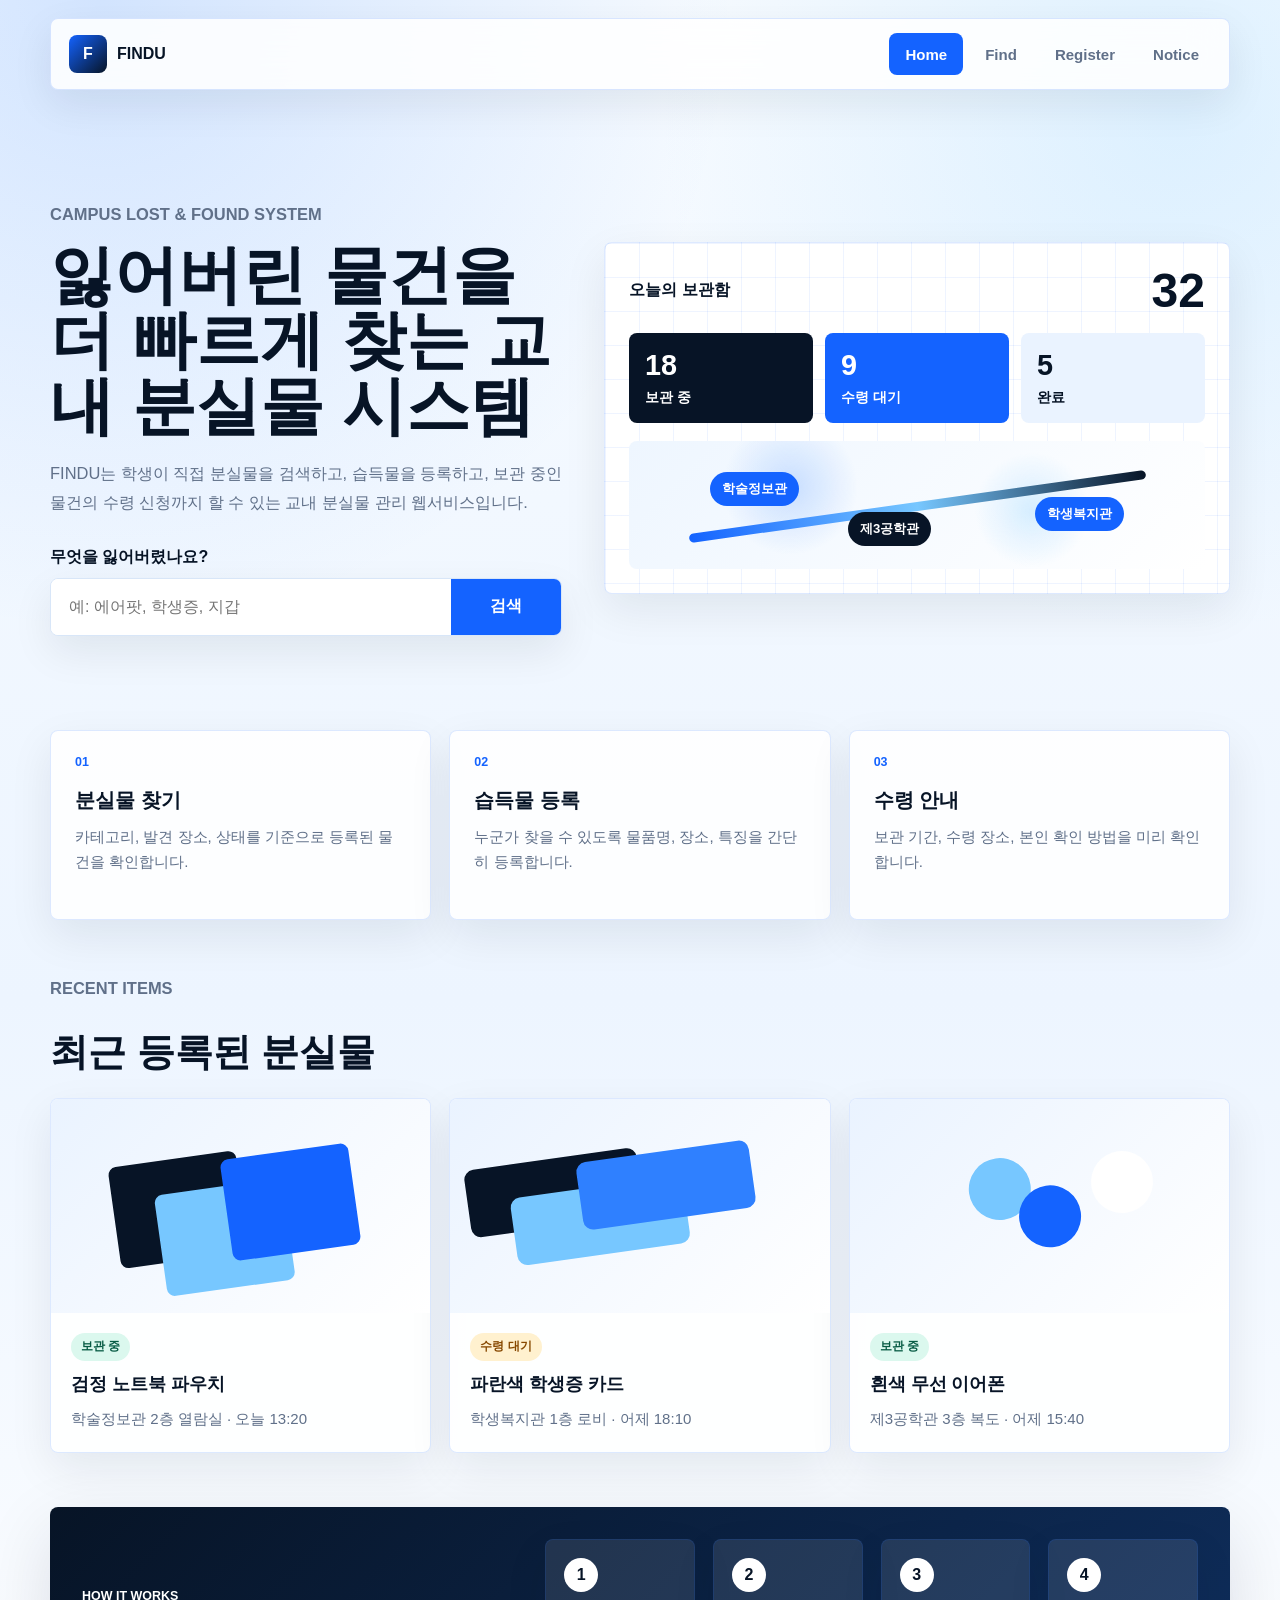
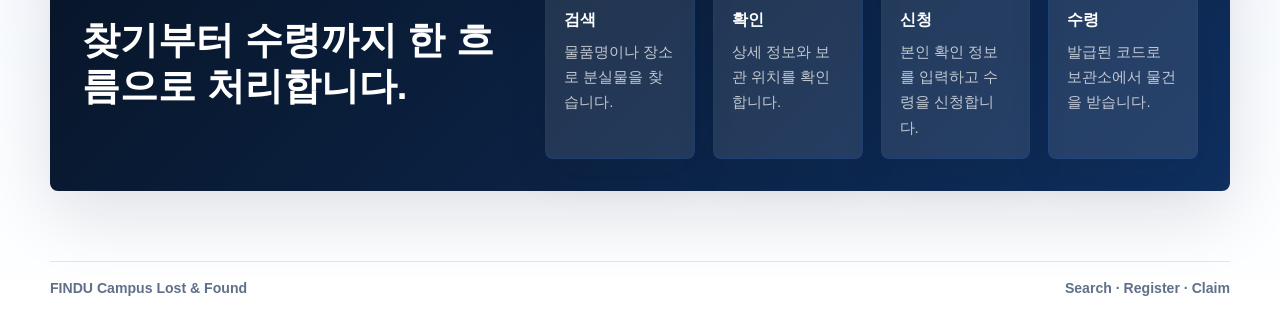
<file: index.html>
<!DOCTYPE html>
<html lang="ko">
  <head>
    <meta charset="UTF-8" />
    <meta name="viewport" content="width=device-width, initial-scale=1.0" />
    <title>FINDU | Home</title>
    <link rel="stylesheet" href="styles.css" />
  </head>
  <body>
    <header class="site-header">
      <a class="brand" href="index.html" aria-label="FINDU Home">
        <span class="brand-mark">F</span>
        <span>FINDU</span>
      </a>
      <nav class="site-nav" aria-label="주요 메뉴">
        <a class="active" href="index.html">Home</a>
        <a href="find.html">Find</a>
        <a href="register.html">Register</a>
        <a href="notice.html">Notice</a>
      </nav>
    </header>

    <main>
      <section class="hero service-hero">
        <div class="hero-copy">
          <p class="eyebrow">Campus Lost & Found System</p>
          <h1>잃어버린 물건을 더 빠르게 찾는 교내 분실물 시스템</h1>
          <p>
            FINDU는 학생이 직접 분실물을 검색하고, 습득물을 등록하고, 보관 중인
            물건의 수령 신청까지 할 수 있는 교내 분실물 관리 웹서비스입니다.
          </p>
          <form class="hero-search" data-home-search>
            <label for="homeSearch">무엇을 잃어버렸나요?</label>
            <div>
              <input id="homeSearch" name="q" type="search" placeholder="예: 에어팟, 학생증, 지갑" />
              <button type="submit">검색</button>
            </div>
          </form>
        </div>

        <div class="hero-dashboard" aria-label="교내 분실물 현황">
          <div class="dashboard-top">
            <span>오늘의 보관함</span>
            <strong>32</strong>
          </div>
          <div class="status-grid">
            <article>
              <b>18</b>
              <span>보관 중</span>
            </article>
            <article>
              <b>9</b>
              <span>수령 대기</span>
            </article>
            <article>
              <b>5</b>
              <span>완료</span>
            </article>
          </div>
          <div class="campus-map">
            <span class="map-pin library">학술정보관</span>
            <span class="map-pin hall">학생복지관</span>
            <span class="map-pin building">제3공학관</span>
          </div>
        </div>
      </section>

      <section class="quick-actions">
        <a href="find.html">
          <span>01</span>
          <strong>분실물 찾기</strong>
          <p>카테고리, 발견 장소, 상태를 기준으로 등록된 물건을 확인합니다.</p>
        </a>
        <a href="register.html">
          <span>02</span>
          <strong>습득물 등록</strong>
          <p>누군가 찾을 수 있도록 물품명, 장소, 특징을 간단히 등록합니다.</p>
        </a>
        <a href="notice.html">
          <span>03</span>
          <strong>수령 안내</strong>
          <p>보관 기간, 수령 장소, 본인 확인 방법을 미리 확인합니다.</p>
        </a>
      </section>

      <section class="content-section">
        <div class="section-title">
          <p class="eyebrow">Recent Items</p>
          <h2>최근 등록된 분실물</h2>
        </div>
        <div class="item-grid">
          <article class="item-card">
            <div class="item-thumb laptop"></div>
            <div class="item-meta">
              <span class="status available">보관 중</span>
              <h3>검정 노트북 파우치</h3>
              <p>학술정보관 2층 열람실 · 오늘 13:20</p>
            </div>
          </article>
          <article class="item-card">
            <div class="item-thumb card"></div>
            <div class="item-meta">
              <span class="status waiting">수령 대기</span>
              <h3>파란색 학생증 카드</h3>
              <p>학생복지관 1층 로비 · 어제 18:10</p>
            </div>
          </article>
          <article class="item-card">
            <div class="item-thumb earbuds"></div>
            <div class="item-meta">
              <span class="status available">보관 중</span>
              <h3>흰색 무선 이어폰</h3>
              <p>제3공학관 3층 복도 · 어제 15:40</p>
            </div>
          </article>
        </div>
      </section>

      <section class="process-band">
        <div>
          <p class="eyebrow">How It Works</p>
          <h2>찾기부터 수령까지 한 흐름으로 처리합니다.</h2>
        </div>
        <ol class="process-list">
          <li>
            <span>1</span>
            <strong>검색</strong>
            <p>물품명이나 장소로 분실물을 찾습니다.</p>
          </li>
          <li>
            <span>2</span>
            <strong>확인</strong>
            <p>상세 정보와 보관 위치를 확인합니다.</p>
          </li>
          <li>
            <span>3</span>
            <strong>신청</strong>
            <p>본인 확인 정보를 입력하고 수령을 신청합니다.</p>
          </li>
          <li>
            <span>4</span>
            <strong>수령</strong>
            <p>발급된 코드로 보관소에서 물건을 받습니다.</p>
          </li>
        </ol>
      </section>
    </main>

    <footer class="site-footer">
      <span>FINDU Campus Lost & Found</span>
      <span>Search · Register · Claim</span>
    </footer>

    <script src="script.js"></script>
  </body>
</html>
</file>
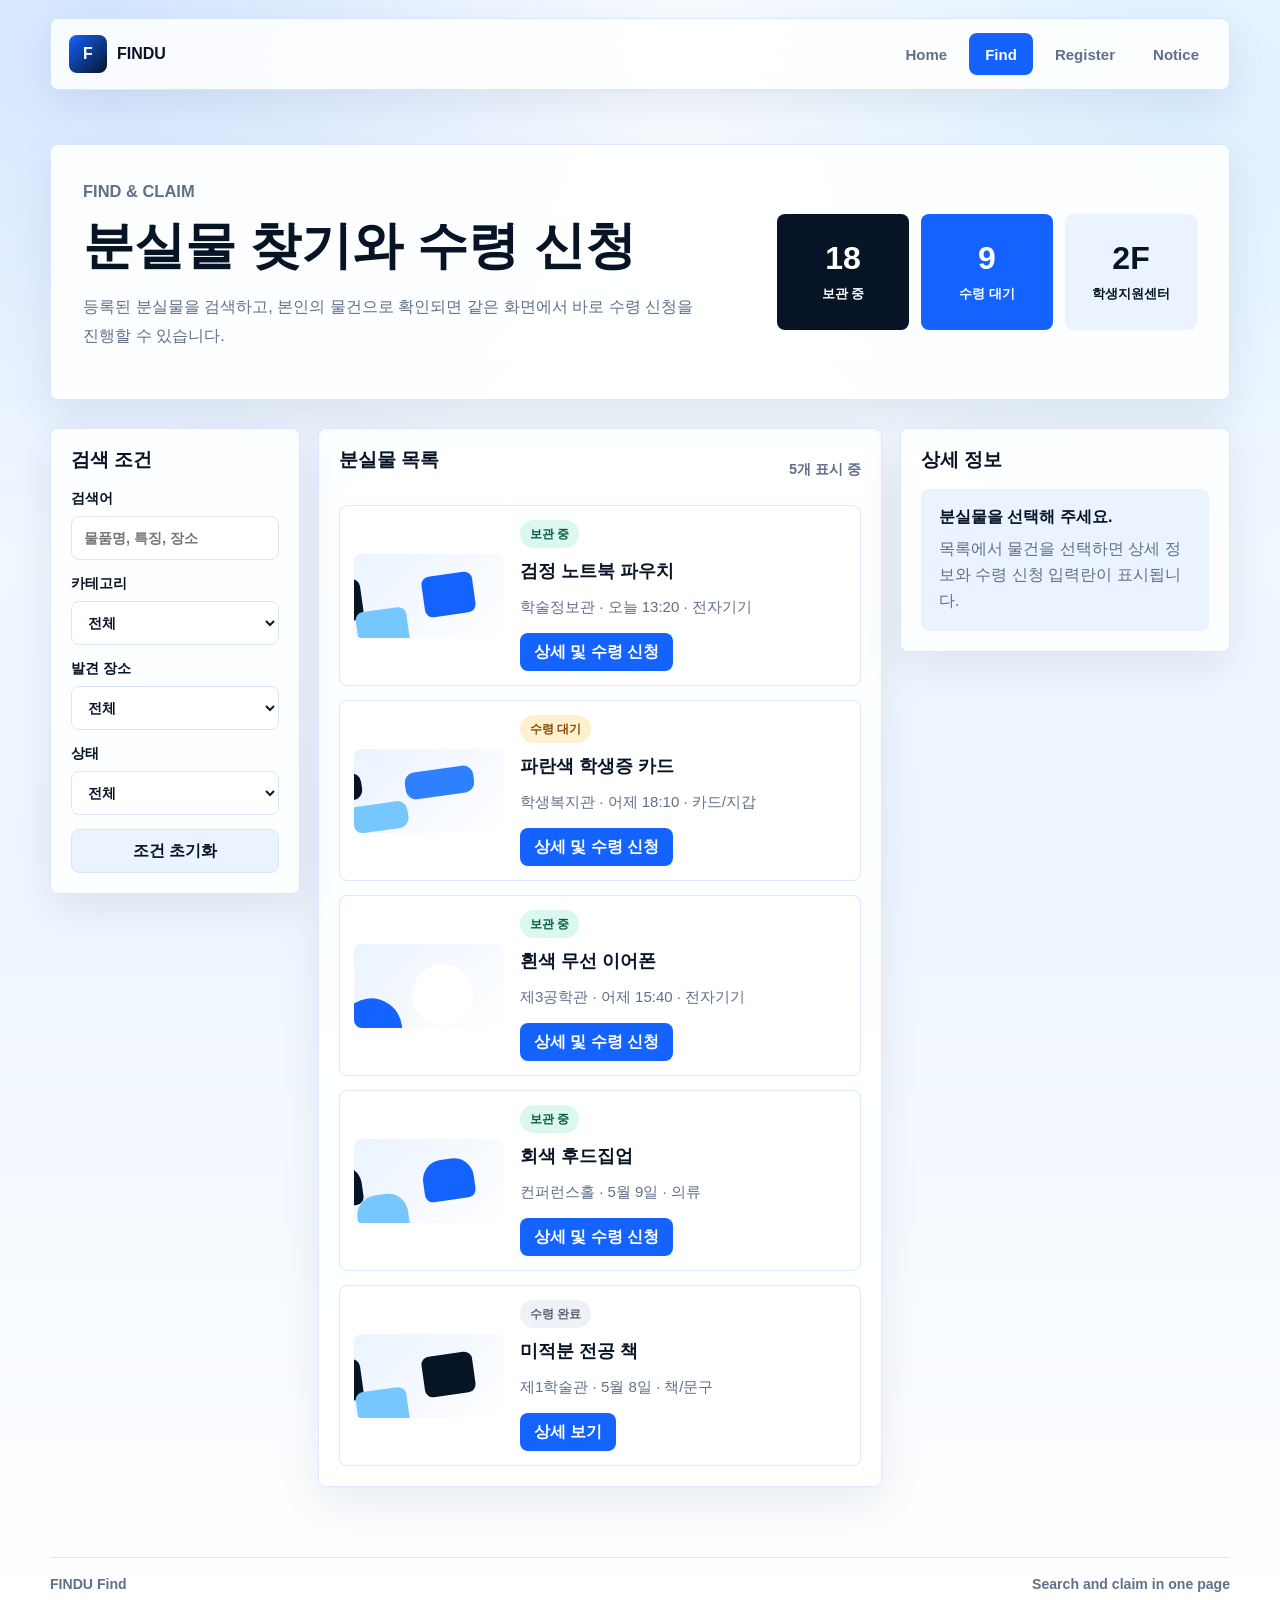
<file: find.html>
<!DOCTYPE html>
<html lang="ko">
  <head>
    <meta charset="UTF-8" />
    <meta name="viewport" content="width=device-width, initial-scale=1.0" />
    <title>FINDU | Find</title>
    <link rel="stylesheet" href="styles.css" />
  </head>
  <body>
    <header class="site-header">
      <a class="brand" href="index.html" aria-label="FINDU Home">
        <span class="brand-mark">F</span>
        <span>FINDU</span>
      </a>
      <nav class="site-nav" aria-label="주요 메뉴">
        <a href="index.html">Home</a>
        <a class="active" href="find.html">Find</a>
        <a href="register.html">Register</a>
        <a href="notice.html">Notice</a>
      </nav>
    </header>

    <main>
      <section class="page-head">
        <div>
          <p class="eyebrow">Find & Claim</p>
          <h1>분실물 찾기와 수령 신청</h1>
          <p>
            등록된 분실물을 검색하고, 본인의 물건으로 확인되면 같은 화면에서 바로
            수령 신청을 진행할 수 있습니다.
          </p>
        </div>
        <div class="head-summary">
          <article>
            <b>18</b>
            <span>보관 중</span>
          </article>
          <article>
            <b>9</b>
            <span>수령 대기</span>
          </article>
          <article>
            <b>2F</b>
            <span>학생지원센터</span>
          </article>
        </div>
      </section>

      <section class="finder-layout">
        <aside class="filter-panel" aria-label="분실물 검색 필터">
          <h2>검색 조건</h2>
          <label>
            검색어
            <input id="itemSearch" type="search" placeholder="물품명, 특징, 장소" />
          </label>
          <label>
            카테고리
            <select id="categoryFilter">
              <option value="all">전체</option>
              <option value="전자기기">전자기기</option>
              <option value="카드/지갑">카드/지갑</option>
              <option value="의류">의류</option>
              <option value="책/문구">책/문구</option>
              <option value="기타">기타</option>
            </select>
          </label>
          <label>
            발견 장소
            <select id="placeFilter">
              <option value="all">전체</option>
              <option value="학술정보관">학술정보관</option>
              <option value="학생복지관">학생복지관</option>
              <option value="제1공학관">제1공학관</option>
              <option value="제3공학관">제3공학관</option>
              <option value="제1학술관">제1학술관</option>
              <option value="라이언스홀">라이언스홀</option>
              <option value="컨퍼런스홀">컨퍼런스홀</option>
              <option value="창의인재원">창의인재원</option>
              <option value="기타">기타</option>
            </select>
          </label>
          <label>
            상태
            <select id="statusFilter">
              <option value="all">전체</option>
              <option value="보관 중">보관 중</option>
              <option value="수령 대기">수령 대기</option>
              <option value="수령 완료">수령 완료</option>
            </select>
          </label>
          <button id="resetFilters" type="button">조건 초기화</button>
        </aside>

        <section class="results-panel" aria-label="분실물 목록">
          <div class="results-top">
            <h2>분실물 목록</h2>
            <span id="resultCount">0개 표시 중</span>
          </div>

          <div class="lost-list" id="lostList">
            <article class="lost-card" data-name="검정 노트북 파우치" data-category="전자기기" data-place="학술정보관" data-status="보관 중" data-detail="학술정보관 2층 창가 좌석에서 발견되었습니다. 안쪽에 충전 케이블이 함께 들어 있습니다.">
              <div class="item-thumb laptop"></div>
              <div>
                <span class="status available">보관 중</span>
                <h3>검정 노트북 파우치</h3>
                <p>학술정보관 · 오늘 13:20 · 전자기기</p>
                <button class="detail-button" type="button">상세 및 수령 신청</button>
              </div>
            </article>
            <article class="lost-card" data-name="파란색 학생증 카드" data-category="카드/지갑" data-place="학생복지관" data-status="수령 대기" data-detail="학생복지관 1층 로비 자동문 근처에서 발견되었습니다. 이름 일부 확인 후 수령 가능합니다.">
              <div class="item-thumb card"></div>
              <div>
                <span class="status waiting">수령 대기</span>
                <h3>파란색 학생증 카드</h3>
                <p>학생복지관 · 어제 18:10 · 카드/지갑</p>
                <button class="detail-button" type="button">상세 및 수령 신청</button>
              </div>
            </article>
            <article class="lost-card" data-name="흰색 무선 이어폰" data-category="전자기기" data-place="제3공학관" data-status="보관 중" data-detail="제3공학관 3층 복도 벤치 위에서 발견되었습니다. 케이스 오른쪽에 작은 스티커가 있습니다.">
              <div class="item-thumb earbuds"></div>
              <div>
                <span class="status available">보관 중</span>
                <h3>흰색 무선 이어폰</h3>
                <p>제3공학관 · 어제 15:40 · 전자기기</p>
                <button class="detail-button" type="button">상세 및 수령 신청</button>
              </div>
            </article>
            <article class="lost-card" data-name="회색 후드집업" data-category="의류" data-place="컨퍼런스홀" data-status="보관 중" data-detail="컨퍼런스홀 앞 로비 의자에서 발견되었습니다. 왼쪽 소매에 흰색 로고가 있습니다.">
              <div class="item-thumb hoodie"></div>
              <div>
                <span class="status available">보관 중</span>
                <h3>회색 후드집업</h3>
                <p>컨퍼런스홀 · 5월 9일 · 의류</p>
                <button class="detail-button" type="button">상세 및 수령 신청</button>
              </div>
            </article>
            <article class="lost-card" data-name="미적분 전공 책" data-category="책/문구" data-place="제1학술관" data-status="수령 완료" data-detail="제1학술관 2층 강의실에서 발견되었고, 현재 수령 완료 처리되었습니다.">
              <div class="item-thumb book"></div>
              <div>
                <span class="status done">수령 완료</span>
                <h3>미적분 전공 책</h3>
                <p>제1학술관 · 5월 8일 · 책/문구</p>
                <button class="detail-button" type="button">상세 보기</button>
              </div>
            </article>
          </div>
        </section>

        <aside class="claim-panel" aria-label="수령 신청">
          <h2>상세 정보</h2>
          <div id="selectedItem" class="empty-state">
            <strong>분실물을 선택해 주세요.</strong>
            <p>목록에서 물건을 선택하면 상세 정보와 수령 신청 입력란이 표시됩니다.</p>
          </div>
          <form id="claimForm" class="claim-form hidden">
            <div class="selected-box">
              <span id="selectedStatus" class="status available">보관 중</span>
              <h3 id="selectedName">선택된 물품</h3>
              <p id="selectedDesc">상세 설명</p>
            </div>
            <label>
              학번
              <input id="studentId" type="text" placeholder="예: 20241234" required />
            </label>
            <label>
              이름
              <input id="studentName" type="text" placeholder="이름 입력" required />
            </label>
            <label>
              본인 확인 특징
              <textarea id="proofText" rows="4" placeholder="물건의 특징이나 본인 확인 정보를 적어 주세요." required></textarea>
            </label>
            <button type="submit">수령 신청하기</button>
            <p id="claimResult" class="claim-result" aria-live="polite"></p>
          </form>
        </aside>
      </section>
    </main>

    <footer class="site-footer">
      <span>FINDU Find</span>
      <span>Search and claim in one page</span>
    </footer>

    <script src="script.js"></script>
  </body>
</html>
</file>
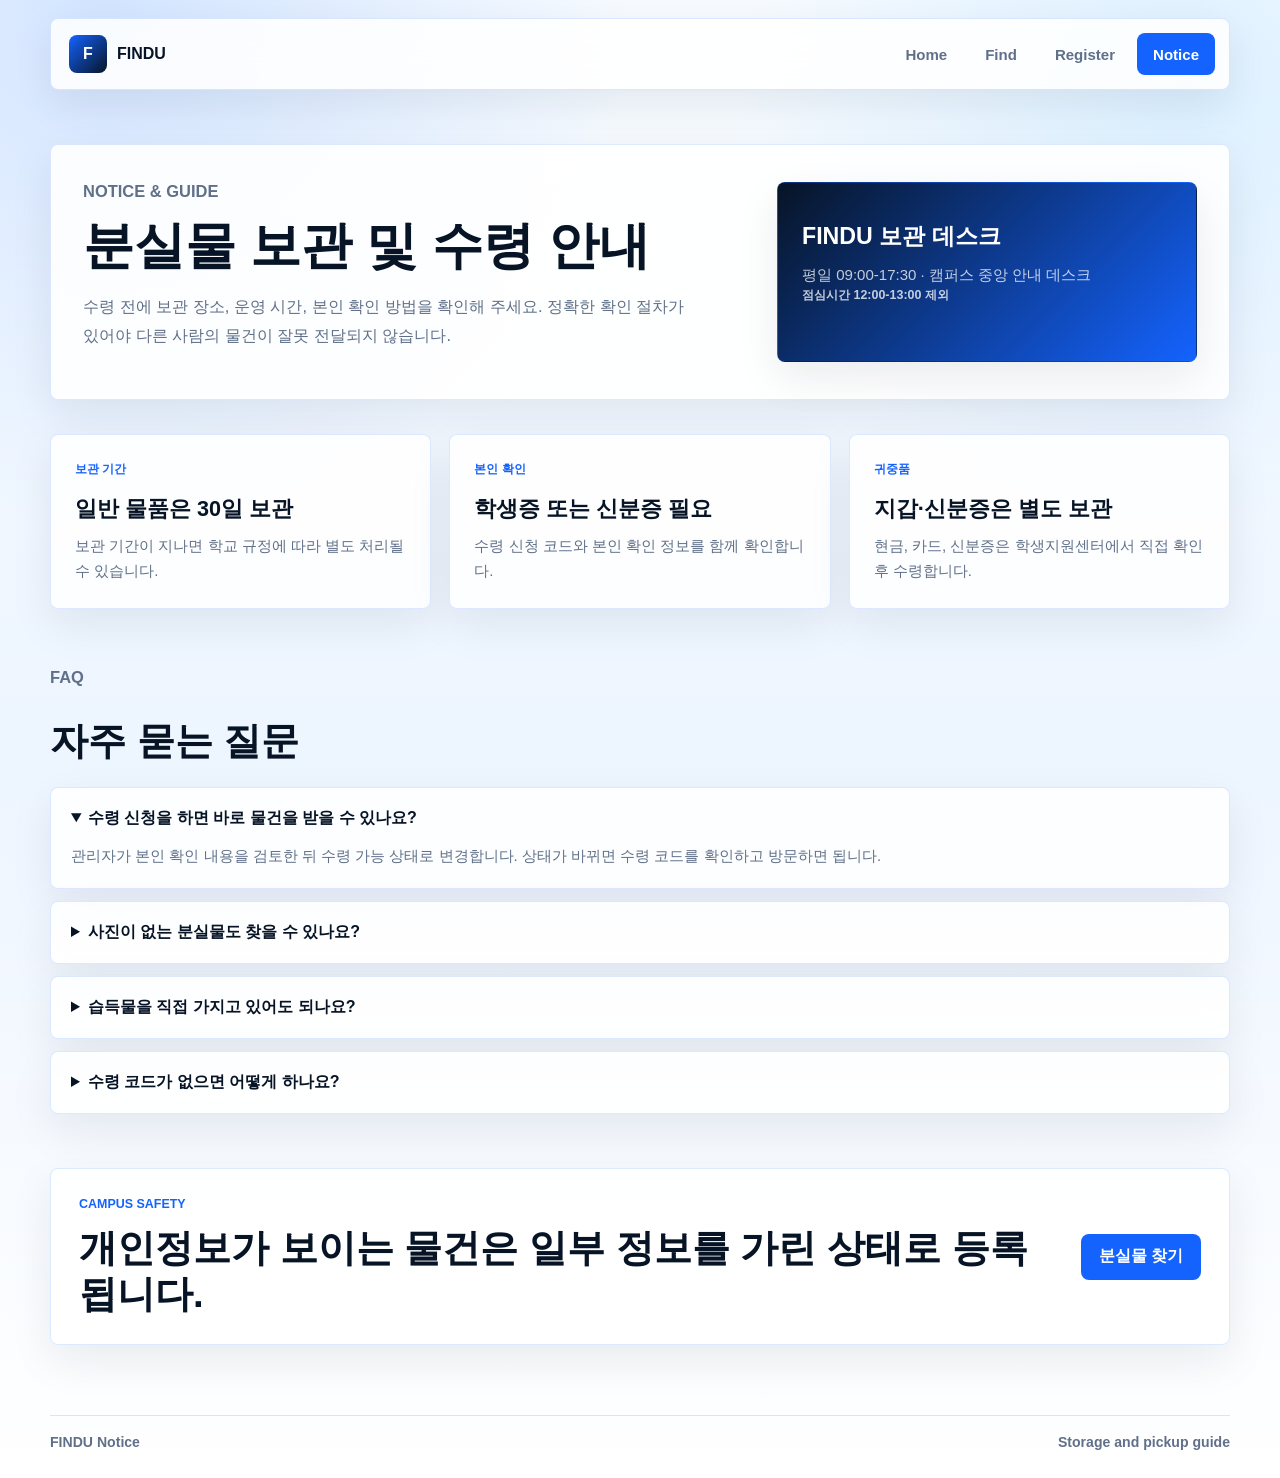
<file: notice.html>
<!DOCTYPE html>
<html lang="ko">
  <head>
    <meta charset="UTF-8" />
    <meta name="viewport" content="width=device-width, initial-scale=1.0" />
    <title>FINDU | Notice</title>
    <link rel="stylesheet" href="styles.css" />
  </head>
  <body>
    <header class="site-header">
      <a class="brand" href="index.html" aria-label="FINDU Home">
        <span class="brand-mark">F</span>
        <span>FINDU</span>
      </a>
      <nav class="site-nav" aria-label="주요 메뉴">
        <a href="index.html">Home</a>
        <a href="find.html">Find</a>
        <a href="register.html">Register</a>
        <a class="active" href="notice.html">Notice</a>
      </nav>
    </header>

    <main>
      <section class="page-head">
        <div>
          <p class="eyebrow">Notice & Guide</p>
          <h1>분실물 보관 및 수령 안내</h1>
          <p>
            수령 전에 보관 장소, 운영 시간, 본인 확인 방법을 확인해 주세요.
            정확한 확인 절차가 있어야 다른 사람의 물건이 잘못 전달되지 않습니다.
          </p>
        </div>
        <div class="notice-card highlight">
          <strong>FINDU 보관 데스크</strong>
          <p>평일 09:00-17:30 · 캠퍼스 중앙 안내 데스크</p>
          <span>점심시간 12:00-13:00 제외</span>
        </div>
      </section>

      <section class="notice-grid">
        <article class="notice-card">
          <span>보관 기간</span>
          <h2>일반 물품은 30일 보관</h2>
          <p>보관 기간이 지나면 학교 규정에 따라 별도 처리될 수 있습니다.</p>
        </article>
        <article class="notice-card">
          <span>본인 확인</span>
          <h2>학생증 또는 신분증 필요</h2>
          <p>수령 신청 코드와 본인 확인 정보를 함께 확인합니다.</p>
        </article>
        <article class="notice-card">
          <span>귀중품</span>
          <h2>지갑·신분증은 별도 보관</h2>
          <p>현금, 카드, 신분증은 학생지원센터에서 직접 확인 후 수령합니다.</p>
        </article>
      </section>

      <section class="content-section">
        <div class="section-title">
          <p class="eyebrow">FAQ</p>
          <h2>자주 묻는 질문</h2>
        </div>
        <div class="faq-list">
          <details open>
            <summary>수령 신청을 하면 바로 물건을 받을 수 있나요?</summary>
            <p>관리자가 본인 확인 내용을 검토한 뒤 수령 가능 상태로 변경합니다. 상태가 바뀌면 수령 코드를 확인하고 방문하면 됩니다.</p>
          </details>
          <details>
            <summary>사진이 없는 분실물도 찾을 수 있나요?</summary>
            <p>가능합니다. 물품명, 발견 장소, 특징 설명을 기준으로 검색할 수 있습니다.</p>
          </details>
          <details>
            <summary>습득물을 직접 가지고 있어도 되나요?</summary>
            <p>가능하면 가까운 행정실이나 학생지원센터에 제출한 뒤 FINDU에 등록하는 방식이 안전합니다.</p>
          </details>
          <details>
            <summary>수령 코드가 없으면 어떻게 하나요?</summary>
            <p>Find 페이지에서 해당 물품을 선택하고 수령 신청을 다시 진행하거나 학생지원센터에 문의해 주세요.</p>
          </details>
        </div>
      </section>

      <section class="notice-banner">
        <div>
          <p class="eyebrow">Campus Safety</p>
          <h2>개인정보가 보이는 물건은 일부 정보를 가린 상태로 등록됩니다.</h2>
        </div>
        <a class="primary-button" href="find.html">분실물 찾기</a>
      </section>
    </main>

    <footer class="site-footer">
      <span>FINDU Notice</span>
      <span>Storage and pickup guide</span>
    </footer>

    <script src="script.js"></script>
  </body>
</html>
</file>
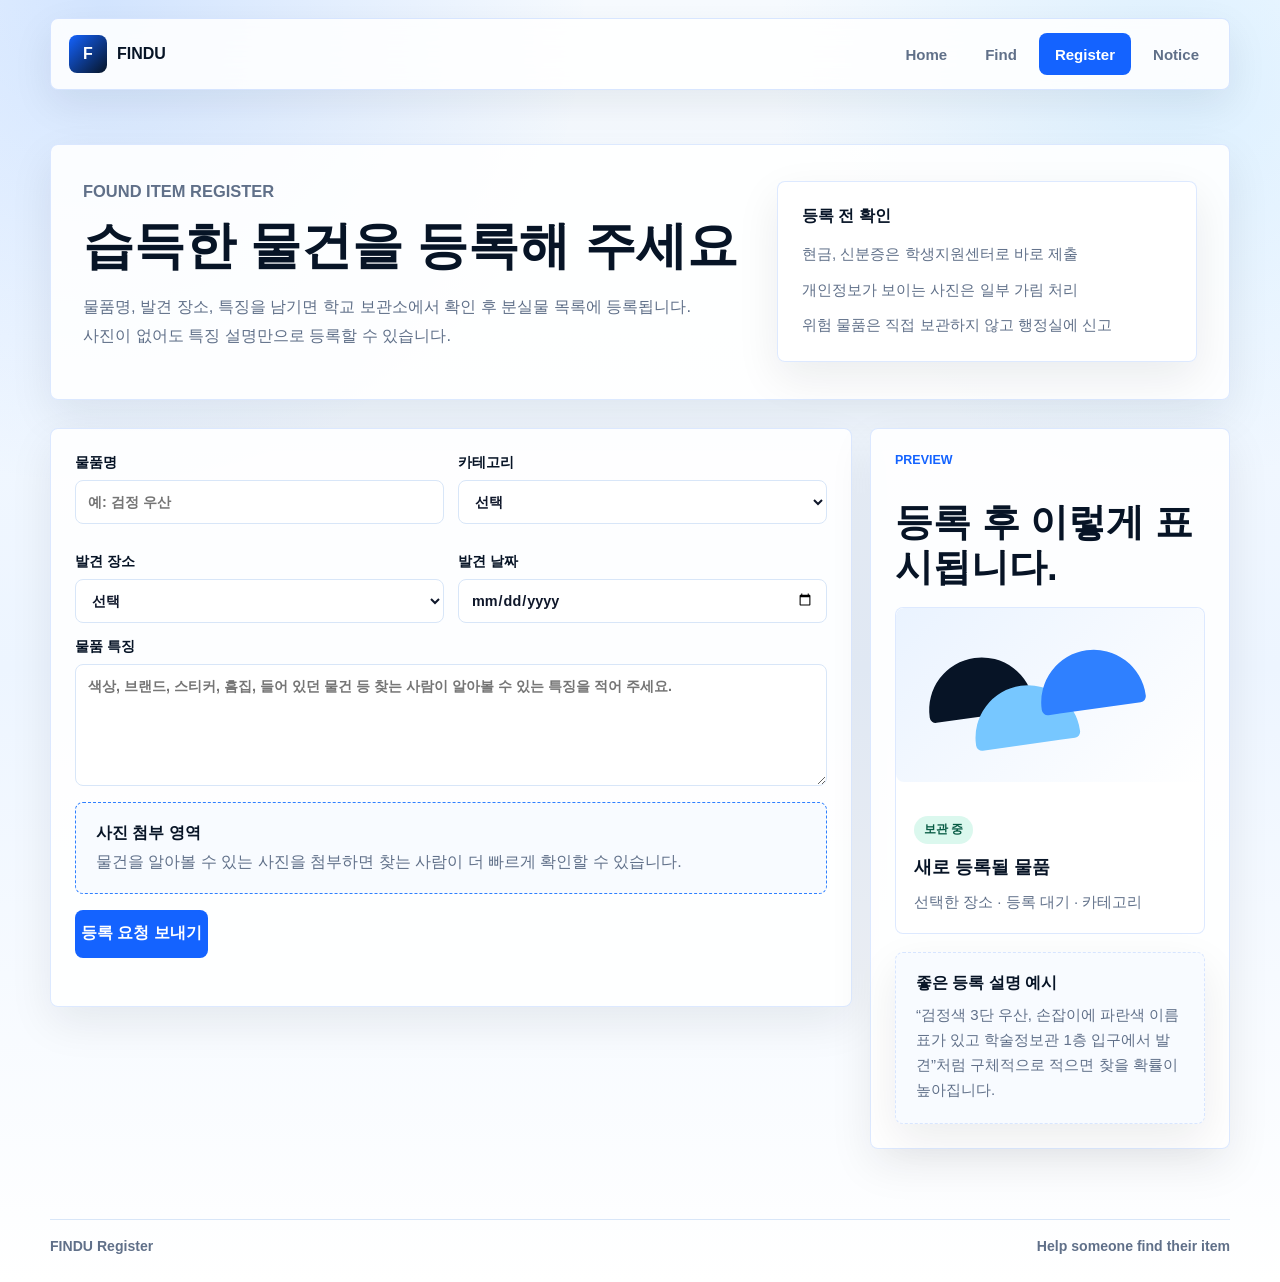
<file: register.html>
<!DOCTYPE html>
<html lang="ko">
  <head>
    <meta charset="UTF-8" />
    <meta name="viewport" content="width=device-width, initial-scale=1.0" />
    <title>FINDU | Register</title>
    <link rel="stylesheet" href="styles.css" />
  </head>
  <body>
    <header class="site-header">
      <a class="brand" href="index.html" aria-label="FINDU Home">
        <span class="brand-mark">F</span>
        <span>FINDU</span>
      </a>
      <nav class="site-nav" aria-label="주요 메뉴">
        <a href="index.html">Home</a>
        <a href="find.html">Find</a>
        <a class="active" href="register.html">Register</a>
        <a href="notice.html">Notice</a>
      </nav>
    </header>

    <main>
      <section class="page-head">
        <div>
          <p class="eyebrow">Found Item Register</p>
          <h1>습득한 물건을 등록해 주세요</h1>
          <p>
            물품명, 발견 장소, 특징을 남기면 학교 보관소에서 확인 후 분실물 목록에
            등록됩니다. 사진이 없어도 특징 설명만으로 등록할 수 있습니다.
          </p>
        </div>
        <div class="register-guide">
          <strong>등록 전 확인</strong>
          <ul>
            <li>현금, 신분증은 학생지원센터로 바로 제출</li>
            <li>개인정보가 보이는 사진은 일부 가림 처리</li>
            <li>위험 물품은 직접 보관하지 않고 행정실에 신고</li>
          </ul>
        </div>
      </section>

      <section class="register-layout">
        <form id="registerForm" class="register-form">
          <div class="form-grid">
            <label>
              물품명
              <input id="regName" type="text" placeholder="예: 검정 우산" required />
            </label>
            <label>
              카테고리
              <select required>
                <option value="">선택</option>
                <option>전자기기</option>
                <option>카드/지갑</option>
                <option>의류</option>
                <option>책/문구</option>
                <option>기타</option>
              </select>
            </label>
            <label>
              발견 장소
              <select required>
                <option value="">선택</option>
                <option>학술정보관</option>
                <option>학생복지관</option>
                <option>제1공학관</option>
                <option>제3공학관</option>
                <option>제1학술관</option>
                <option>라이언스홀</option>
                <option>컨퍼런스홀</option>
                <option>창의인재원</option>
                <option>기타</option>
              </select>
            </label>
            <label>
              발견 날짜
              <input type="date" required />
            </label>
          </div>

          <label>
            물품 특징
            <textarea rows="6" placeholder="색상, 브랜드, 스티커, 흠집, 들어 있던 물건 등 찾는 사람이 알아볼 수 있는 특징을 적어 주세요." required></textarea>
          </label>

          <div class="upload-box">
            <strong>사진 첨부 영역</strong>
            <p>물건을 알아볼 수 있는 사진을 첨부하면 찾는 사람이 더 빠르게 확인할 수 있습니다.</p>
          </div>

          <button type="submit">등록 요청 보내기</button>
          <p id="registerResult" class="claim-result" aria-live="polite"></p>
        </form>

        <aside class="register-preview">
          <p class="eyebrow">Preview</p>
          <h2>등록 후 이렇게 표시됩니다.</h2>
          <article class="lost-card preview-card">
            <div class="item-thumb umbrella"></div>
            <div>
              <span class="status available">보관 중</span>
              <h3 id="previewName">새로 등록될 물품</h3>
              <p>선택한 장소 · 등록 대기 · 카테고리</p>
            </div>
          </article>
          <div class="tip-box">
            <strong>좋은 등록 설명 예시</strong>
            <p>“검정색 3단 우산, 손잡이에 파란색 이름표가 있고 학술정보관 1층 입구에서 발견”처럼 구체적으로 적으면 찾을 확률이 높아집니다.</p>
          </div>
        </aside>
      </section>
    </main>

    <footer class="site-footer">
      <span>FINDU Register</span>
      <span>Help someone find their item</span>
    </footer>

    <script src="script.js"></script>
  </body>
</html>
</file>
<file: styles.css>
:root {
  --blue-900: #071426;
  --blue-800: #0b1f3a;
  --blue-700: #0f2f5f;
  --blue-600: #1463ff;
  --blue-500: #2f80ff;
  --blue-100: #eaf3ff;
  --sky: #77c7ff;
  --white: #ffffff;
  --paper: #f8fbff;
  --line: #d8e6f8;
  --ink: #0f172a;
  --muted: #607089;
  --success: #16a27b;
  --warning: #f59e0b;
  --danger: #ef4444;
  --shadow: 0 24px 70px rgba(7, 20, 38, 0.12);
}

* {
  box-sizing: border-box;
}

body {
  min-height: 100vh;
  margin: 0;
  color: var(--ink);
  background:
    radial-gradient(circle at 8% 0%, rgba(47, 128, 255, 0.18), transparent 28%),
    radial-gradient(circle at 92% 6%, rgba(119, 199, 255, 0.2), transparent 24%),
    linear-gradient(180deg, #f7fbff 0%, #edf5ff 52%, #ffffff 100%);
  font-family: "Pretendard", "Noto Sans KR", "Apple SD Gothic Neo", Arial, sans-serif;
}

a {
  color: inherit;
  text-decoration: none;
}

button,
input,
select,
textarea {
  font: inherit;
}

button {
  cursor: pointer;
}

.site-header,
main,
.site-footer {
  width: min(1180px, calc(100% - 40px));
  margin-inline: auto;
}

.site-header {
  position: sticky;
  top: 16px;
  z-index: 10;
  min-height: 72px;
  display: flex;
  align-items: center;
  justify-content: space-between;
  gap: 24px;
  margin-top: 18px;
  padding: 12px 14px 12px 18px;
  border: 1px solid rgba(20, 99, 255, 0.16);
  border-radius: 8px;
  background: rgba(255, 255, 255, 0.86);
  box-shadow: 0 14px 40px rgba(7, 20, 38, 0.08);
  backdrop-filter: blur(18px);
}

.brand {
  display: inline-flex;
  align-items: center;
  gap: 10px;
  color: var(--blue-900);
  font-weight: 900;
}

.brand-mark {
  width: 38px;
  height: 38px;
  display: grid;
  place-items: center;
  border-radius: 8px;
  color: var(--white);
  background: linear-gradient(135deg, var(--blue-600), var(--blue-900));
}

.site-nav {
  display: flex;
  flex-wrap: wrap;
  justify-content: flex-end;
  gap: 6px;
}

.site-nav a {
  min-height: 42px;
  display: inline-grid;
  place-items: center;
  padding: 0 16px;
  border-radius: 8px;
  color: var(--muted);
  font-size: 0.94rem;
  font-weight: 800;
}

.site-nav a:hover,
.site-nav a:focus-visible,
.site-nav a.active {
  color: var(--white);
  background: var(--blue-600);
  outline: none;
}

.hero {
  min-height: 640px;
  display: grid;
  grid-template-columns: 0.9fr 1.1fr;
  gap: 42px;
  align-items: center;
  padding: 62px 0 46px;
}

.eyebrow {
  margin: 0 0 14px;
  color: var(--blue-600);
  font-size: 0.78rem;
  font-weight: 900;
  letter-spacing: 0;
  text-transform: uppercase;
}

h1,
h2,
h3,
p {
  margin-top: 0;
}

h1 {
  max-width: 680px;
  margin-bottom: 20px;
  color: var(--blue-900);
  font-size: clamp(2.35rem, 5vw, 5.1rem);
  line-height: 1.02;
  letter-spacing: 0;
}

h2 {
  margin-bottom: 0;
  color: var(--blue-900);
  font-size: clamp(1.65rem, 3vw, 2.8rem);
  line-height: 1.18;
}

h3 {
  margin-bottom: 10px;
  color: var(--blue-900);
  font-size: 1.1rem;
  line-height: 1.35;
}

.hero-copy p,
.page-head p,
.section-title p {
  max-width: 620px;
  color: var(--muted);
  font-size: 1.03rem;
  line-height: 1.76;
}

.hero-search {
  display: grid;
  gap: 10px;
  margin-top: 30px;
}

.hero-search label {
  color: var(--blue-900);
  font-weight: 900;
}

.hero-search div {
  display: grid;
  grid-template-columns: 1fr 110px;
  overflow: hidden;
  border: 1px solid var(--line);
  border-radius: 8px;
  background: var(--white);
  box-shadow: 0 16px 40px rgba(7, 20, 38, 0.08);
}

.hero-search input {
  min-height: 56px;
  min-width: 0;
  padding: 0 18px;
  border: 0;
  outline: none;
}

.hero-search button,
.primary-button,
.claim-form button,
.register-form button {
  border: 0;
  color: var(--white);
  background: var(--blue-600);
  font-weight: 900;
}

.hero-search button:hover,
.primary-button:hover,
.claim-form button:hover,
.register-form button:hover {
  background: var(--blue-700);
}

.hero-dashboard,
.page-head,
.filter-panel,
.results-panel,
.claim-panel,
.register-form,
.register-preview,
.register-guide,
.notice-card,
.faq-list details,
.notice-banner,
.quick-actions a,
.item-card,
.process-list li,
.lost-card,
.tip-box {
  border: 1px solid rgba(20, 99, 255, 0.14);
  border-radius: 8px;
  background: rgba(255, 255, 255, 0.88);
  box-shadow: 0 16px 44px rgba(7, 20, 38, 0.08);
}

.hero-dashboard {
  aspect-ratio: 16 / 9;
  display: grid;
  grid-template-rows: auto auto 1fr;
  gap: 18px;
  padding: 24px;
  background:
    linear-gradient(90deg, rgba(20, 99, 255, 0.07) 1px, transparent 1px),
    linear-gradient(180deg, rgba(20, 99, 255, 0.07) 1px, transparent 1px),
    var(--white);
  background-size: 34px 34px;
}

.dashboard-top {
  display: flex;
  align-items: center;
  justify-content: space-between;
  gap: 18px;
  color: var(--blue-900);
}

.dashboard-top span {
  font-weight: 900;
}

.dashboard-top strong {
  font-size: 3rem;
  line-height: 1;
}

.status-grid {
  display: grid;
  grid-template-columns: repeat(3, 1fr);
  gap: 12px;
}

.status-grid article {
  padding: 16px;
  border-radius: 8px;
  color: var(--white);
  background: var(--blue-900);
}

.status-grid article:nth-child(2) {
  background: var(--blue-600);
}

.status-grid article:nth-child(3) {
  color: var(--blue-900);
  background: var(--blue-100);
}

.status-grid b {
  display: block;
  margin-bottom: 6px;
  font-size: 1.8rem;
}

.status-grid span {
  font-size: 0.86rem;
  font-weight: 800;
}

.campus-map {
  position: relative;
  overflow: hidden;
  border-radius: 8px;
  background:
    radial-gradient(circle at 28% 36%, rgba(47, 128, 255, 0.22), transparent 16%),
    radial-gradient(circle at 70% 54%, rgba(119, 199, 255, 0.28), transparent 14%),
    linear-gradient(135deg, #eef6ff, #ffffff);
}

.campus-map::before {
  content: "";
  position: absolute;
  left: 10%;
  right: 10%;
  top: 48%;
  height: 9px;
  border-radius: 999px;
  background: linear-gradient(90deg, var(--blue-600), var(--sky), var(--blue-900));
  transform: rotate(-8deg);
}

.map-pin {
  position: absolute;
  display: inline-grid;
  place-items: center;
  min-height: 34px;
  padding: 0 12px;
  border-radius: 999px;
  color: var(--white);
  background: var(--blue-600);
  font-size: 0.82rem;
  font-weight: 900;
}

.map-pin.library {
  left: 14%;
  top: 24%;
}

.map-pin.hall {
  right: 14%;
  top: 44%;
}

.map-pin.building {
  left: 38%;
  bottom: 18%;
  background: var(--blue-900);
}

.quick-actions,
.item-grid,
.process-list,
.notice-grid {
  display: grid;
  grid-template-columns: repeat(3, 1fr);
  gap: 18px;
}

.quick-actions a {
  min-height: 190px;
  display: flex;
  flex-direction: column;
  padding: 24px;
}

.quick-actions span,
.notice-card span {
  display: inline-block;
  margin-bottom: 18px;
  color: var(--blue-600);
  font-size: 0.78rem;
  font-weight: 900;
  text-transform: uppercase;
}

.quick-actions strong {
  display: block;
  margin-bottom: 10px;
  color: var(--blue-900);
  font-size: 1.25rem;
}

.quick-actions p,
.item-card p,
.process-list p,
.lost-card p,
.notice-card p,
.faq-list p,
.register-guide li,
.tip-box p {
  margin: 0;
  color: var(--muted);
  font-size: 0.94rem;
  line-height: 1.68;
}

.content-section {
  margin: 54px 0;
}

.section-title {
  display: grid;
  gap: 12px;
  margin-bottom: 24px;
}

.item-grid {
  grid-template-columns: repeat(3, 1fr);
}

.item-card,
.lost-card {
  overflow: hidden;
}

.item-card {
  display: grid;
}

.item-thumb {
  aspect-ratio: 16 / 9;
  position: relative;
  overflow: hidden;
  background: linear-gradient(135deg, var(--blue-100), #ffffff);
}

.item-thumb::before {
  content: "";
  position: absolute;
  width: 34%;
  height: 48%;
  right: 20%;
  top: 24%;
  border-radius: 8px;
  background: var(--blue-600);
  box-shadow: -70px 26px 0 var(--sky), -112px -8px 0 var(--blue-900);
  transform: rotate(-8deg);
}

.item-thumb.card::before {
  width: 46%;
  height: 32%;
  border-radius: 10px;
  background: var(--blue-500);
}

.item-thumb.earbuds::before {
  width: 62px;
  height: 62px;
  border-radius: 50%;
  background: var(--white);
  box-shadow: -76px 24px 0 var(--blue-600), -122px -10px 0 var(--sky);
}

.item-thumb.hoodie::before {
  border-radius: 20px 20px 8px 8px;
}

.item-thumb.book::before {
  background: var(--blue-900);
}

.item-thumb.umbrella::before {
  height: 34%;
  border-radius: 70px 70px 8px 8px;
  background: var(--blue-500);
}

.item-meta {
  padding: 20px;
}

.status {
  display: inline-grid;
  place-items: center;
  min-height: 28px;
  margin-bottom: 12px;
  padding: 0 10px;
  border-radius: 999px;
  font-size: 0.76rem;
  font-weight: 900;
}

.status.available {
  color: #075b44;
  background: #dbf8ee;
}

.status.waiting {
  color: #874800;
  background: #fff1cf;
}

.status.done {
  color: #5c6472;
  background: #eef2f7;
}

.process-band {
  display: grid;
  grid-template-columns: 0.8fr 1.2fr;
  gap: 28px;
  align-items: center;
  margin: 54px 0;
  padding: 32px;
  border-radius: 8px;
  color: var(--white);
  background: linear-gradient(135deg, var(--blue-900), var(--blue-700));
  box-shadow: var(--shadow);
}

.process-band .eyebrow,
.process-band h2 {
  color: var(--white);
}

.process-list {
  grid-template-columns: repeat(4, 1fr);
  padding: 0;
  margin: 0;
  list-style: none;
}

.process-list li {
  padding: 18px;
  background: rgba(255, 255, 255, 0.1);
}

.process-list span {
  width: 34px;
  height: 34px;
  display: grid;
  place-items: center;
  margin-bottom: 18px;
  border-radius: 50%;
  color: var(--blue-900);
  background: var(--white);
  font-weight: 900;
}

.process-list strong {
  display: block;
  margin-bottom: 8px;
  color: var(--white);
}

.process-list p {
  color: rgba(255, 255, 255, 0.72);
}

.page-head {
  display: grid;
  grid-template-columns: 1fr 420px;
  gap: 32px;
  align-items: center;
  margin: 54px 0 28px;
  padding: 32px;
}

.page-head h1 {
  font-size: clamp(2.1rem, 4vw, 4.2rem);
}

.head-summary {
  display: grid;
  grid-template-columns: repeat(3, 1fr);
  gap: 12px;
}

.head-summary article {
  min-height: 116px;
  display: grid;
  place-items: center;
  align-content: center;
  gap: 8px;
  border-radius: 8px;
  color: var(--white);
  background: var(--blue-900);
}

.head-summary article:nth-child(2) {
  background: var(--blue-600);
}

.head-summary article:nth-child(3) {
  color: var(--blue-900);
  background: var(--blue-100);
}

.head-summary b {
  font-size: 2rem;
}

.head-summary span {
  font-size: 0.82rem;
  font-weight: 800;
}

.finder-layout {
  display: grid;
  grid-template-columns: 250px minmax(0, 1fr) 330px;
  gap: 18px;
  align-items: start;
}

.filter-panel,
.claim-panel {
  position: sticky;
  top: 106px;
  padding: 20px;
}

.filter-panel h2,
.results-panel h2,
.claim-panel h2 {
  margin-bottom: 18px;
  font-size: 1.2rem;
}

.filter-panel label,
.claim-form label,
.register-form label {
  display: grid;
  gap: 8px;
  margin-bottom: 14px;
  color: var(--blue-900);
  font-size: 0.9rem;
  font-weight: 900;
}

.filter-panel input,
.filter-panel select,
.claim-form input,
.claim-form textarea,
.register-form input,
.register-form select,
.register-form textarea {
  width: 100%;
  min-height: 44px;
  padding: 0 12px;
  border: 1px solid var(--line);
  border-radius: 8px;
  color: var(--ink);
  background: var(--white);
  outline: none;
}

.claim-form textarea,
.register-form textarea {
  min-height: auto;
  padding: 12px;
  resize: vertical;
}

.filter-panel input:focus,
.filter-panel select:focus,
.claim-form input:focus,
.claim-form textarea:focus,
.register-form input:focus,
.register-form select:focus,
.register-form textarea:focus {
  border-color: var(--blue-600);
  box-shadow: 0 0 0 3px rgba(20, 99, 255, 0.12);
}

#resetFilters {
  width: 100%;
  min-height: 44px;
  border: 1px solid var(--line);
  border-radius: 8px;
  color: var(--blue-900);
  background: var(--blue-100);
  font-weight: 900;
}

.results-panel {
  padding: 20px;
}

.results-top {
  display: flex;
  align-items: center;
  justify-content: space-between;
  gap: 16px;
  margin-bottom: 16px;
}

.results-top span {
  color: var(--muted);
  font-size: 0.9rem;
  font-weight: 900;
}

.lost-list {
  display: grid;
  gap: 14px;
}

.lost-card {
  display: grid;
  grid-template-columns: 150px 1fr;
  gap: 16px;
  align-items: center;
  padding: 14px;
  box-shadow: none;
}

.lost-card .item-thumb {
  border-radius: 8px;
}

.detail-button {
  min-height: 38px;
  margin-top: 14px;
  padding: 0 14px;
  border: 0;
  border-radius: 8px;
  color: var(--white);
  background: var(--blue-600);
  font-weight: 900;
}

.empty-state,
.selected-box {
  padding: 18px;
  border-radius: 8px;
  background: var(--blue-100);
}

.empty-state strong {
  display: block;
  margin-bottom: 8px;
  color: var(--blue-900);
}

.empty-state p,
.selected-box p {
  margin: 0;
  color: var(--muted);
  line-height: 1.6;
}

.claim-form {
  display: grid;
  gap: 14px;
}

.claim-form.hidden {
  display: none;
}

.claim-form button,
.register-form button {
  min-height: 48px;
  border-radius: 8px;
}

.claim-form button:disabled {
  cursor: not-allowed;
  color: #8a98aa;
  background: #e8eef7;
}

.claim-result {
  min-height: 24px;
  margin: 0;
  color: var(--blue-600);
  font-weight: 900;
  line-height: 1.5;
}

.register-layout {
  display: grid;
  grid-template-columns: minmax(0, 1fr) 360px;
  gap: 18px;
  align-items: start;
}

.register-form,
.register-preview,
.register-guide {
  padding: 24px;
}

.form-grid {
  display: grid;
  grid-template-columns: repeat(2, 1fr);
  gap: 14px;
}

.upload-box,
.tip-box {
  padding: 20px;
  border-style: dashed;
  background: var(--paper);
}

.upload-box {
  margin: 16px 0;
  border: 1px dashed var(--blue-500);
  border-radius: 8px;
}

.upload-box strong,
.tip-box strong,
.register-guide strong {
  display: block;
  margin-bottom: 8px;
  color: var(--blue-900);
}

.upload-box p {
  margin: 0;
  color: var(--muted);
}

.register-preview {
  position: sticky;
  top: 106px;
  display: grid;
  gap: 18px;
}

.preview-card {
  grid-template-columns: 1fr;
  padding: 0;
}

.preview-card > div:last-child {
  padding: 18px;
}

.register-guide ul {
  display: grid;
  gap: 10px;
  padding: 0;
  margin: 14px 0 0;
  list-style: none;
}

.notice-grid {
  margin: 34px 0 54px;
}

.notice-card {
  padding: 24px;
}

.notice-card.highlight {
  min-height: 180px;
  display: grid;
  align-content: center;
  color: var(--white);
  background: linear-gradient(135deg, var(--blue-900), var(--blue-600));
}

.notice-card.highlight strong {
  display: block;
  margin-bottom: 10px;
  font-size: 1.45rem;
}

.notice-card.highlight p,
.notice-card.highlight span {
  color: rgba(255, 255, 255, 0.76);
}

.notice-card h2 {
  margin-bottom: 12px;
  font-size: 1.35rem;
}

.faq-list {
  display: grid;
  gap: 12px;
}

.faq-list details {
  padding: 20px;
}

.faq-list summary {
  color: var(--blue-900);
  cursor: pointer;
  font-weight: 900;
}

.faq-list p {
  margin-top: 14px;
}

.notice-banner {
  display: flex;
  align-items: center;
  justify-content: space-between;
  gap: 22px;
  margin: 54px 0;
  padding: 28px;
}

.notice-banner .primary-button {
  min-height: 46px;
  display: inline-grid;
  place-items: center;
  flex: 0 0 auto;
  padding: 0 18px;
  border-radius: 8px;
}

.site-footer {
  display: flex;
  justify-content: space-between;
  gap: 20px;
  margin-top: 70px;
  margin-bottom: 28px;
  padding-top: 18px;
  border-top: 1px solid var(--line);
  color: var(--muted);
  font-size: 0.88rem;
  font-weight: 800;
}

@media (max-width: 1020px) {
  .site-header,
  main,
  .site-footer {
    width: min(100% - 28px, 820px);
  }

  .site-header {
    position: static;
    align-items: flex-start;
    flex-direction: column;
  }

  .site-nav {
    justify-content: flex-start;
  }

  .hero,
  .page-head,
  .process-band,
  .finder-layout,
  .register-layout {
    min-height: auto;
    grid-template-columns: 1fr;
  }

  .filter-panel,
  .claim-panel,
  .register-preview {
    position: static;
  }

  .quick-actions,
  .item-grid,
  .process-list,
  .notice-grid {
    grid-template-columns: repeat(2, 1fr);
  }
}

@media (max-width: 640px) {
  .site-header,
  main,
  .site-footer {
    width: calc(100% - 20px);
  }

  .site-header {
    margin-top: 10px;
  }

  .site-nav a {
    min-height: 38px;
    padding: 0 10px;
    font-size: 0.84rem;
  }

  .hero {
    gap: 24px;
    padding: 34px 0 24px;
  }

  .hero-search div {
    grid-template-columns: 1fr;
  }

  .hero-search button {
    min-height: 48px;
  }

  .hero-dashboard {
    aspect-ratio: auto;
  }

  .status-grid,
  .quick-actions,
  .item-grid,
  .process-list,
  .notice-grid,
  .head-summary,
  .form-grid {
    grid-template-columns: 1fr;
  }

  .page-head,
  .process-band,
  .register-form,
  .register-preview {
    padding: 22px;
  }

  .lost-card {
    grid-template-columns: 1fr;
  }

  .notice-banner {
    display: grid;
  }

  .site-footer {
    display: grid;
  }
}
</file>
